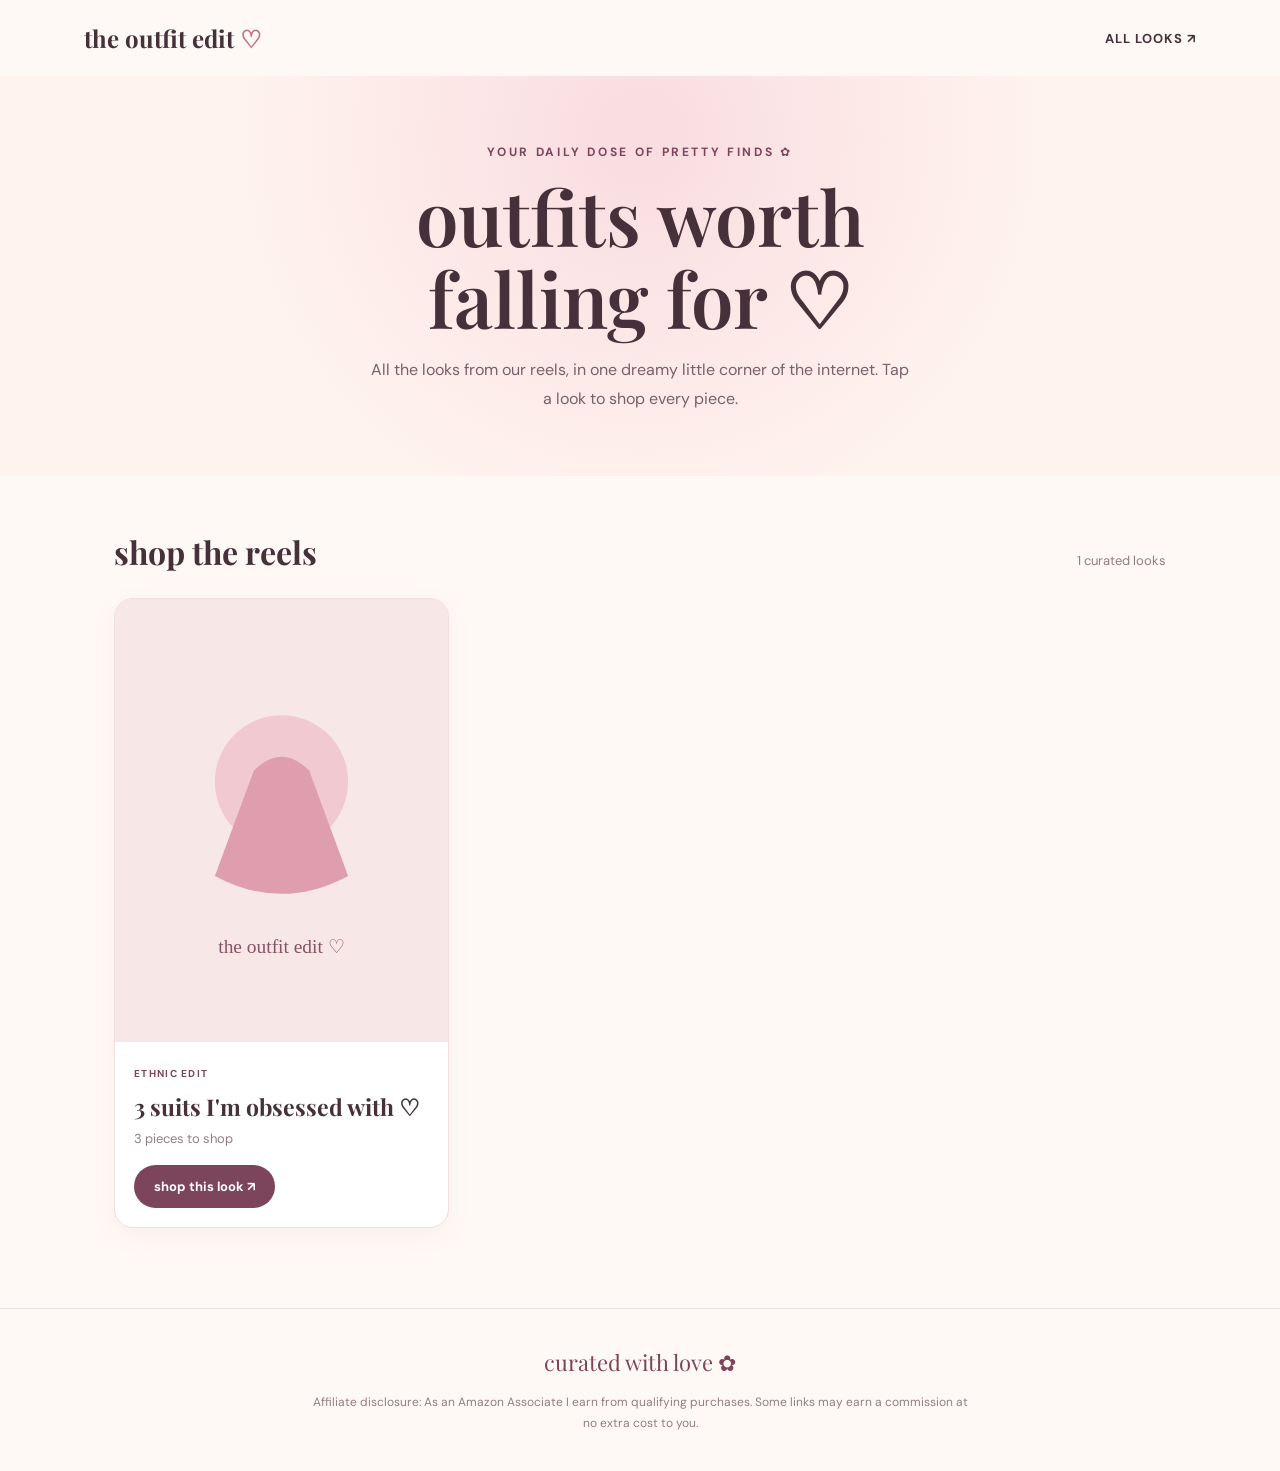
<file: index.html>
<!doctype html><html lang="en"><head><meta charset="utf-8"><meta name="viewport" content="width=device-width,initial-scale=1"><meta name="theme-color" content="#fff7f4"><meta name="description" content="Shop the looks from our fashion reels."><title>The Outfit Edit ♡</title><link rel="stylesheet" href="style.css"></head><body><header class="top"><a class="brand" href="#/">the outfit edit <span>♡</span></a><a class="nav" href="#/">all looks ↗</a></header><main id="app" aria-live="polite"></main><footer><span>curated with love ✿</span><p>Affiliate disclosure: As an Amazon Associate I earn from qualifying purchases. Some links may earn a commission at no extra cost to you.</p></footer><script src="app.js" defer></script></body></html>
</file>
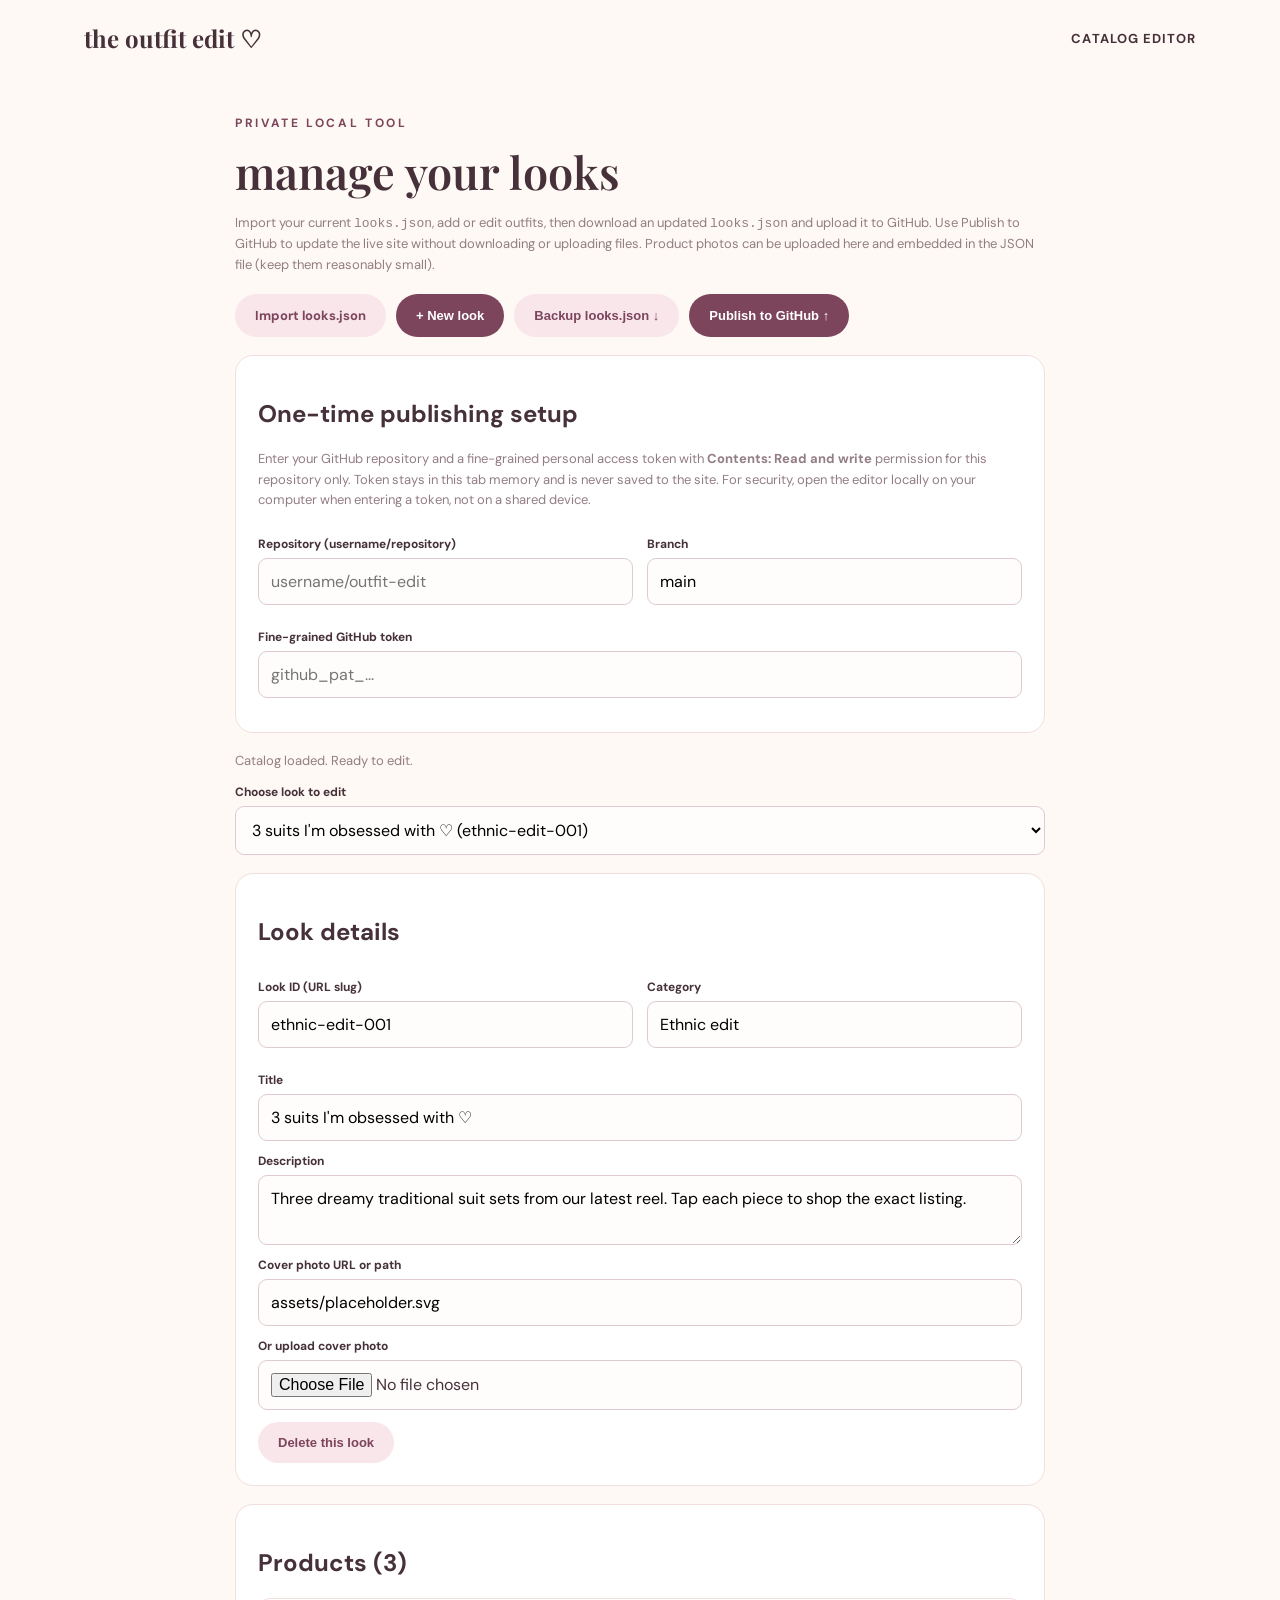
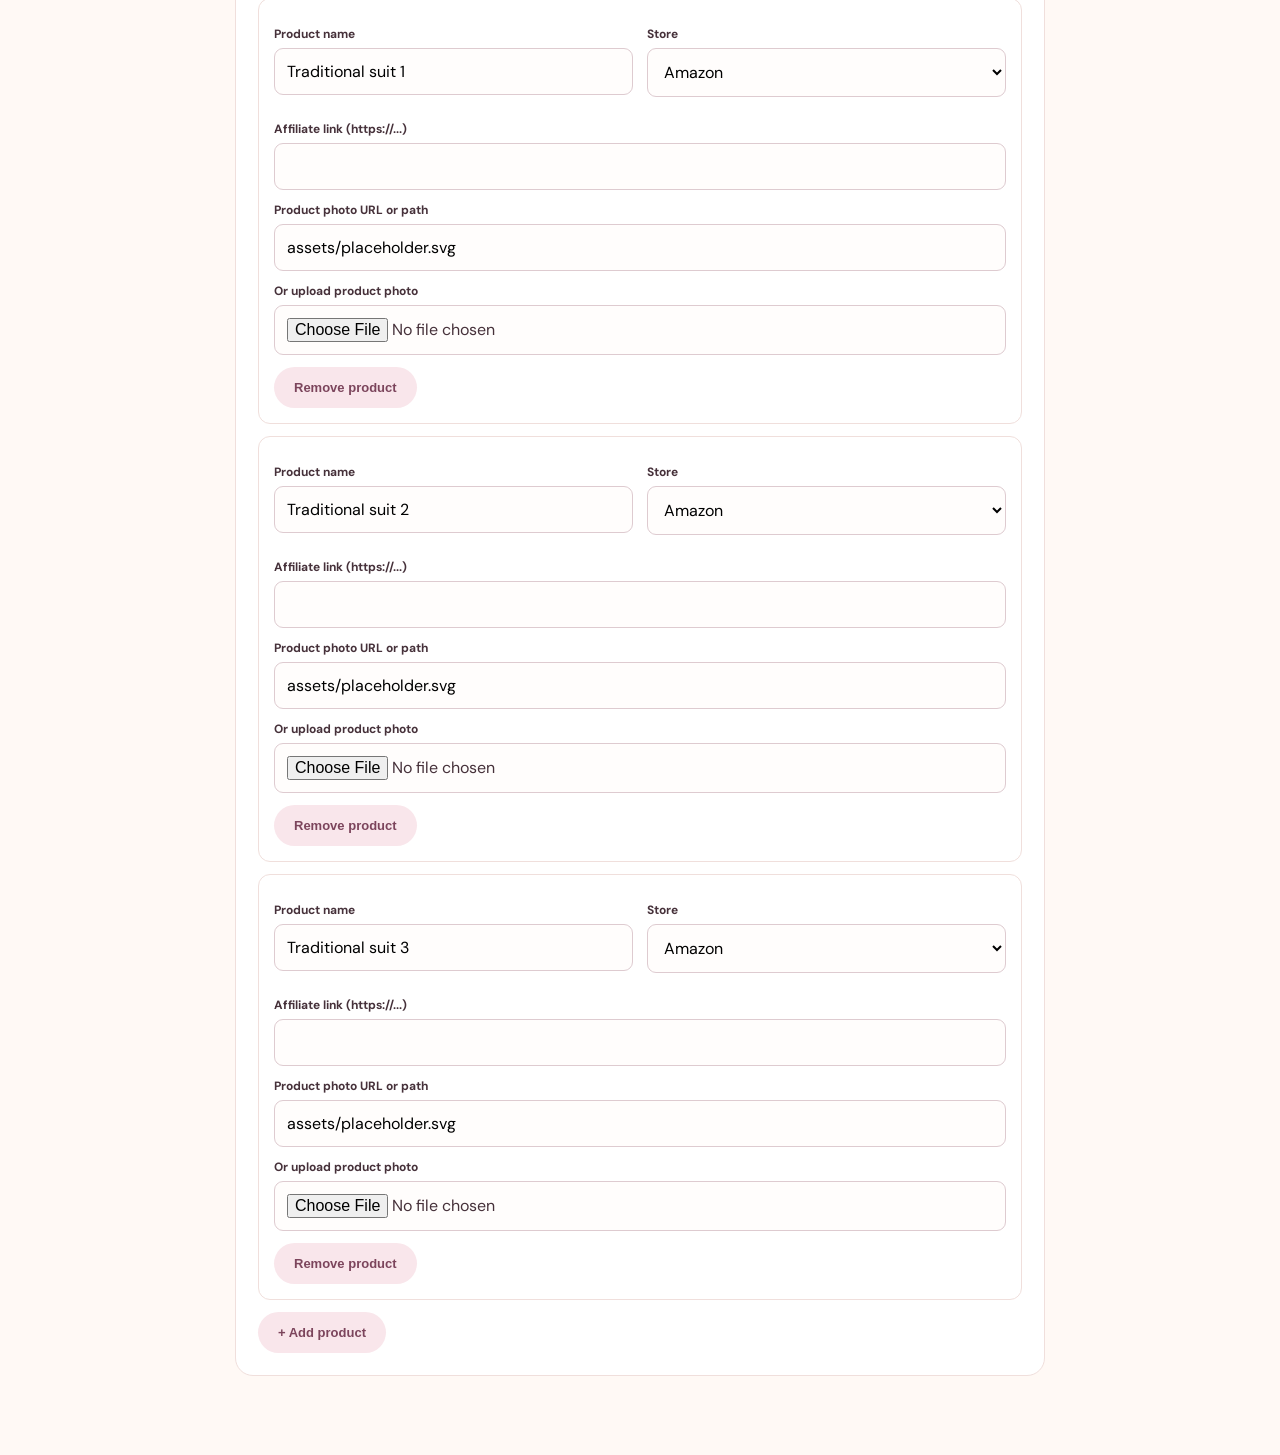
<file: editor-fixed.html>
<!doctype html><html lang="en"><head><meta charset="utf-8"><meta name="viewport" content="width=device-width,initial-scale=1"><title>Outfit Edit · Catalog Editor</title><link rel="stylesheet" href="style.css"><style>.editor{max-width:850px;margin:35px auto 80px;padding:0 20px}.panel{background:white;border:1px solid var(--border);padding:22px;border-radius:18px;margin:18px 0}.field{display:flex;flex-direction:column;gap:6px;margin:12px 0}.field label{font-size:12px;font-weight:700}.field input,.field textarea,.field select{width:100%;padding:12px;border:1px solid #decbd0;border-radius:9px;font:inherit;background:#fffdfc}.field textarea{min-height:70px}.row2{display:grid;grid-template-columns:1fr 1fr;gap:14px}.actions{display:flex;gap:10px;flex-wrap:wrap;margin:18px 0}.muted{font-size:13px;color:var(--muted);line-height:1.6}.productrow{border:1px solid var(--border);padding:15px;border-radius:12px;margin:12px 0}.small{font-size:12px}.danger{color:#a12650;background:#fff0f1}.thumb{width:85px;height:100px;object-fit:cover;border-radius:9px;background:#f9e6eb}@media(max-width:600px){.row2{grid-template-columns:1fr}}</style></head><body><header class="top"><a class="brand" href="index.html">the outfit edit ♡</a><span class="nav">catalog editor</span></header><main class="editor"><span class="eyebrow">private local tool</span><h1 class="page-title" style="font-size:45px">manage your looks</h1><p class="muted">Import your current <code>looks.json</code>, add or edit outfits, then download an updated <code>looks.json</code> and upload it to GitHub. Use Publish to GitHub to update the live site without downloading or uploading files. Product photos can be uploaded here and embedded in the JSON file (keep them reasonably small).</p><div class="actions"><label class="btn light" for="import">Import looks.json</label><input id="import" type="file" accept=".json,application/json" hidden><button id="new" class="btn">+ New look</button><button id="export" class="btn light">Backup looks.json ↓</button><button id="publish" class="btn">Publish to GitHub ↑</button></div><div class="panel"><h2>One-time publishing setup</h2><p class="muted">Enter your GitHub repository and a fine-grained personal access token with <b>Contents: Read and write</b> permission for this repository only. Token stays in this tab memory and is never saved to the site. For security, open the editor locally on your computer when entering a token, not on a shared device.</p><div class="row2"><div class="field"><label for="repo">Repository (username/repository)</label><input id="repo" placeholder="username/outfit-edit" autocomplete="off"></div><div class="field"><label for="branch">Branch</label><input id="branch" value="main"></div></div><div class="field"><label for="token">Fine-grained GitHub token</label><input id="token" type="password" placeholder="github_pat_..." autocomplete="off"></div></div><div id="status" class="muted" role="status"></div><div class="field"><label for="pick">Choose look to edit</label><select id="pick"></select></div><div id="form"></div></main><script src="editor.js"></script></body></html>
</file>
<file: style.css>
@import url('https://fonts.googleapis.com/css2?family=DM+Sans:wght@400;500;600;700&family=Playfair+Display:wght@500;600;700&display=swap');
:root{--bg:#fff9f5;--ink:#46313a;--muted:#927d83;--pink:#edb6bf;--plum:#7c455c;--cream:#f9eae3;--border:#f0dfdc}*{box-sizing:border-box}body{margin:0;background:var(--bg);color:var(--ink);font-family:'DM Sans',system-ui,sans-serif}a{color:inherit;text-decoration:none}.top{height:76px;max-width:1160px;margin:auto;padding:0 24px;display:flex;align-items:center;justify-content:space-between}.brand{font-family:'Playfair Display',serif;font-size:24px;font-weight:700}.brand span{color:#c66c8b}.nav{font-size:13px;font-weight:700;letter-spacing:.08em;text-transform:uppercase}main{min-height:60vh}.hero{padding:68px 20px 62px;text-align:center;background:radial-gradient(circle at 50% 15%,#f9dce0,transparent 55%),#fff3ee}.eyebrow{font-size:12px;letter-spacing:.22em;text-transform:uppercase;color:var(--plum);font-weight:700}.hero h1,.page-title{font-family:'Playfair Display',serif;font-size:clamp(42px,7vw,76px);line-height:1.08;margin:15px 0 17px;font-weight:600}.hero p{max-width:540px;margin:0 auto;color:#795f6b;line-height:1.8}.container{max-width:1100px;margin:auto;padding:54px 24px 80px}.section-head{display:flex;align-items:baseline;justify-content:space-between;gap:15px;margin-bottom:25px}.section-head h2{font-family:'Playfair Display',serif;font-size:32px;margin:0}.section-head span{font-size:13px;color:var(--muted)}.looks{display:grid;grid-template-columns:repeat(3,minmax(0,1fr));gap:24px}.look,.product{background:white;border:1px solid var(--border);border-radius:19px;overflow:hidden;box-shadow:0 7px 25px #8b5d6710}.look img,.product img{display:block;width:100%;aspect-ratio:3/4;object-fit:cover;background:#f4e8e6}.look .info{padding:19px}.tag{font-size:10px;letter-spacing:.13em;text-transform:uppercase;color:var(--plum);font-weight:700}.look h3{font-family:'Playfair Display',serif;font-size:23px;margin:9px 0 8px}.look .sub{font-size:13px;color:var(--muted);margin:0 0 18px}.btn{display:inline-flex;justify-content:center;align-items:center;border-radius:100px;padding:13px 20px;background:var(--plum);color:white;font-size:13px;font-weight:700;border:0;cursor:pointer;transition:transform .15s,background .15s}.btn:hover{transform:translateY(-2px);background:#613248}.btn.light{background:#f9e6eb;color:var(--plum)}.btn.full{width:100%}.back{display:inline-block;font-size:13px;color:var(--plum);font-weight:700;margin-bottom:30px}.look-hero{display:grid;grid-template-columns:1fr 1fr;gap:45px;align-items:center;margin-bottom:55px}.look-hero img{width:100%;max-height:580px;aspect-ratio:4/5;object-fit:cover;border-radius:22px;background:#f4e8e6}.look-hero .page-title{font-size:clamp(38px,5vw,62px)}.look-hero p{color:var(--muted);line-height:1.8}.products{display:grid;grid-template-columns:repeat(3,minmax(0,1fr));gap:24px}.product .info{padding:17px}.product h3{font-size:16px;line-height:1.45;margin:8px 0 16px}.empty{padding:60px 20px;text-align:center;background:white;border:1px dashed var(--pink);border-radius:18px;color:var(--muted)}footer{text-align:center;border-top:1px solid var(--border);padding:38px 24px;color:var(--plum)}footer span{font-family:'Playfair Display',serif;font-size:22px}footer p{max-width:670px;margin:15px auto 0;font-size:12px;color:var(--muted);line-height:1.7}.notice{background:#fff0e7;border:1px solid #efddcf;padding:14px 17px;border-radius:12px;font-size:12px;color:#7e6063;margin-top:25px}.pill{display:inline-block;padding:8px 12px;border-radius:100px;background:#f7e7e9;color:var(--plum);font-size:11px;font-weight:700}@media(max-width:800px){.looks,.products{grid-template-columns:repeat(2,minmax(0,1fr))}.look-hero{grid-template-columns:1fr;gap:25px}.look-hero img{max-height:500px}.hero{padding:55px 20px}.container{padding:36px 18px 65px}}@media(max-width:500px){.top{height:65px;padding:0 18px}.brand{font-size:20px}.looks,.products{gap:13px}.look .info,.product .info{padding:12px}.look h3{font-size:19px}.look .sub{font-size:12px}.product h3{font-size:14px}.btn{padding:11px 12px;font-size:12px}.section-head h2{font-size:27px}}
</file>
